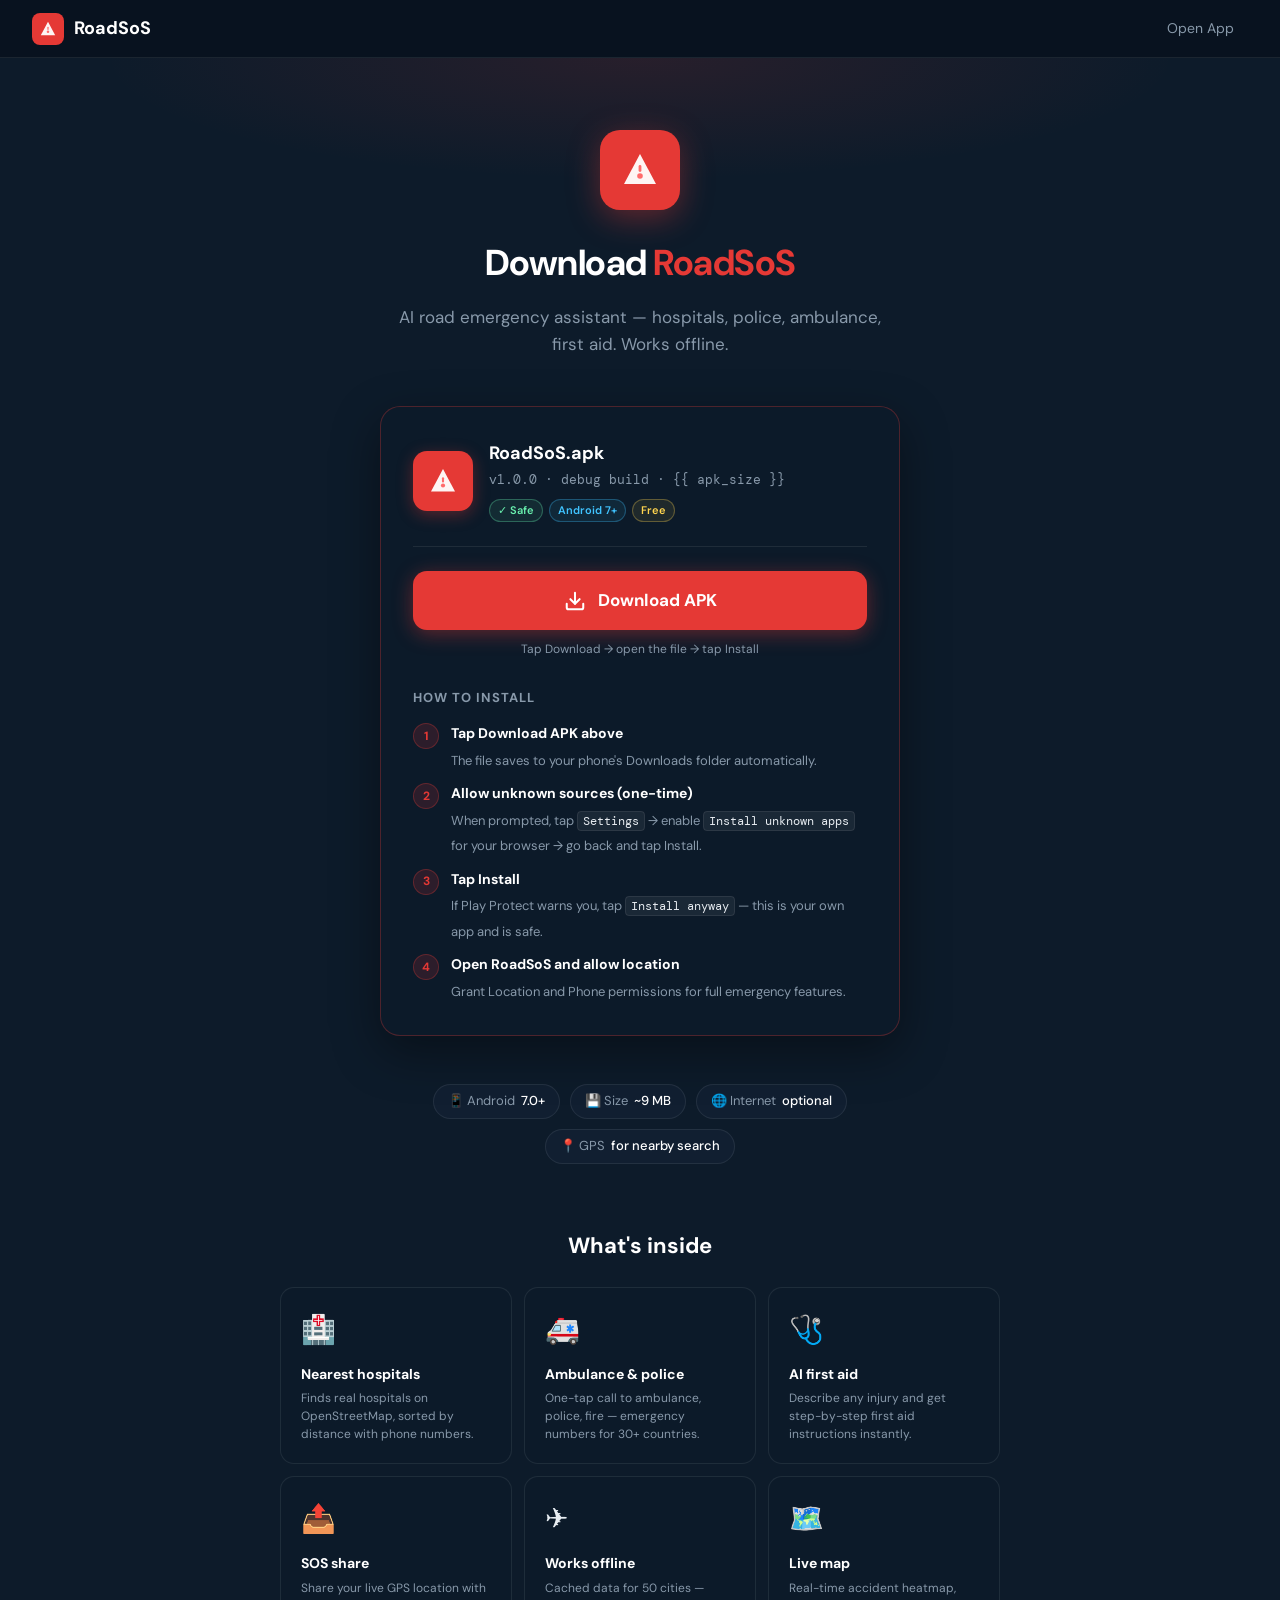
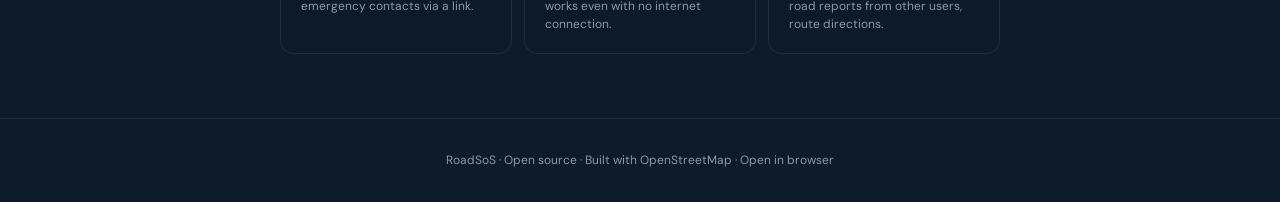
<file: templates/download.html>
<!DOCTYPE html>
<html lang="en">
<head>
  <meta charset="UTF-8">
  <meta name="viewport" content="width=device-width, initial-scale=1.0, viewport-fit=cover">
  <meta name="theme-color" content="#0D1B2A">
  <title>Download RoadSoS — AI Road Emergency App</title>
  <meta name="description" content="Download RoadSoS for Android. AI-powered road emergency assistant — find hospitals, police, ambulance. Works offline.">
  <link rel="icon" href="/static/icon-192.png">
  <link href="https://fonts.googleapis.com/css2?family=DM+Sans:wght@400;500;600;700&family=DM+Mono:wght@500&display=swap" rel="stylesheet">
  <style>
    *, *::before, *::after { box-sizing: border-box; margin: 0; padding: 0; }

    :root {
      --red:    #E53935;
      --navy:   #0D1B2A;
      --navy2:  #16213e;
      --blue:   #1565C0;
      --green:  #2E7D32;
      --border: rgba(255,255,255,0.08);
      --text:   #E8EDF2;
      --muted:  #8899AA;
      --card:   rgba(20,36,56,0.7);
    }

    html, body {
      min-height: 100vh;
      background: var(--navy);
      color: var(--text);
      font-family: 'DM Sans', system-ui, sans-serif;
      line-height: 1.6;
    }

    /* ── Header ── */
    .site-header {
      display: flex; align-items: center; justify-content: space-between;
      padding: 0 32px; height: 58px;
      background: rgba(8,18,30,0.9);
      backdrop-filter: blur(20px);
      border-bottom: 1px solid var(--border);
      position: sticky; top: 0; z-index: 100;
    }
    .logo { display: flex; align-items: center; gap: 10px; text-decoration: none; }
    .logo-icon {
      width: 32px; height: 32px; border-radius: 8px;
      background: var(--red); display: flex; align-items: center; justify-content: center;
    }
    .logo-text { font-size: 18px; font-weight: 700; color: #fff; }
    .nav-link {
      color: var(--muted); font-size: 14px; text-decoration: none;
      padding: 6px 14px; border-radius: 8px; transition: all 0.15s;
    }
    .nav-link:hover { background: rgba(255,255,255,0.07); color: var(--text); }

    /* ── Hero ── */
    .hero {
      text-align: center;
      padding: 72px 24px 48px;
      background: radial-gradient(ellipse 60% 50% at 50% 0%, rgba(229,57,53,0.12) 0%, transparent 70%);
    }
    .hero-icon {
      width: 80px; height: 80px; border-radius: 20px;
      background: var(--red); margin: 0 auto 24px;
      display: flex; align-items: center; justify-content: center;
      box-shadow: 0 8px 32px rgba(229,57,53,0.4);
    }
    .hero h1 { font-size: 36px; font-weight: 700; color: #fff; letter-spacing: -0.5px; }
    .hero h1 span { color: var(--red); }
    .hero p { font-size: 17px; color: var(--muted); margin-top: 12px; max-width: 500px; margin-left: auto; margin-right: auto; }

    /* ── Download card ── */
    .download-section { max-width: 560px; margin: 0 auto; padding: 0 20px 48px; }

    .dl-card {
      background: rgba(13,27,42,0.8);
      border: 1px solid rgba(229,57,53,0.3);
      border-radius: 20px;
      padding: 32px;
      backdrop-filter: blur(16px);
      box-shadow: 0 16px 48px rgba(0,0,0,0.4);
    }

    .apk-meta {
      display: flex; align-items: center; gap: 16px;
      padding-bottom: 24px;
      border-bottom: 1px solid var(--border);
      margin-bottom: 24px;
    }
    .apk-icon {
      width: 60px; height: 60px; border-radius: 14px;
      background: var(--red); display: flex; align-items: center;
      justify-content: center; flex-shrink: 0;
      box-shadow: 0 4px 16px rgba(229,57,53,0.35);
    }
    .apk-info { flex: 1; }
    .apk-name { font-size: 18px; font-weight: 700; color: #fff; }
    .apk-version { font-size: 13px; color: var(--muted); margin-top: 2px; font-family: 'DM Mono', monospace; }
    .apk-badges { display: flex; gap: 6px; margin-top: 8px; flex-wrap: wrap; }
    .badge {
      font-size: 11px; font-weight: 600; padding: 2px 8px; border-radius: 20px;
      border: 1px solid;
    }
    .badge-green  { color: #69F0AE; border-color: rgba(105,240,174,0.3); background: rgba(105,240,174,0.08); }
    .badge-blue   { color: #40C4FF; border-color: rgba(64,196,255,0.3);  background: rgba(64,196,255,0.08); }
    .badge-amber  { color: #FFD54F; border-color: rgba(255,213,79,0.3);  background: rgba(255,213,79,0.08); }

    .dl-btn {
      display: flex; align-items: center; justify-content: center; gap: 12px;
      width: 100%; padding: 16px; border-radius: 14px;
      background: var(--red); color: #fff; border: none;
      font-size: 17px; font-weight: 700; cursor: pointer;
      font-family: 'DM Sans', sans-serif;
      text-decoration: none;
      transition: all 0.2s;
      box-shadow: 0 4px 20px rgba(229,57,53,0.4);
    }
    .dl-btn:hover { background: #c62828; transform: translateY(-2px); box-shadow: 0 8px 28px rgba(229,57,53,0.5); }
    .dl-btn:active { transform: translateY(0); }
    .dl-btn svg { flex-shrink: 0; }

    .dl-hint {
      text-align: center; font-size: 12px; color: var(--muted);
      margin-top: 10px;
    }

    /* ── Steps ── */
    .steps-title {
      font-size: 13px; font-weight: 700; color: var(--muted);
      text-transform: uppercase; letter-spacing: 1px;
      margin: 28px 0 14px;
    }
    .steps { display: flex; flex-direction: column; gap: 10px; }
    .step {
      display: flex; align-items: flex-start; gap: 12px;
    }
    .step-num {
      width: 26px; height: 26px; border-radius: 50%; flex-shrink: 0;
      background: rgba(229,57,53,0.15); border: 1px solid rgba(229,57,53,0.3);
      color: var(--red); font-size: 12px; font-weight: 700;
      display: flex; align-items: center; justify-content: center;
      margin-top: 1px;
    }
    .step-body { flex: 1; }
    .step-body strong { color: #fff; font-size: 14px; display: block; margin-bottom: 2px; }
    .step-body span { font-size: 13px; color: var(--muted); line-height: 1.5; }
    .step-body code {
      font-family: 'DM Mono', monospace; font-size: 12px;
      background: rgba(255,255,255,0.06); border: 1px solid rgba(255,255,255,0.08);
      border-radius: 4px; padding: 1px 5px; color: #E8EDF2;
    }

    /* ── Features grid ── */
    .features { max-width: 760px; margin: 0 auto 64px; padding: 0 20px; }
    .features-title {
      text-align: center; font-size: 22px; font-weight: 700; color: #fff;
      margin-bottom: 24px;
    }
    .features-grid { display: grid; grid-template-columns: repeat(auto-fit, minmax(200px, 1fr)); gap: 12px; }
    .feat-card {
      background: rgba(13,27,42,0.6);
      border: 1px solid var(--border);
      border-radius: 14px; padding: 20px;
      transition: border-color 0.2s;
    }
    .feat-card:hover { border-color: rgba(229,57,53,0.3); }
    .feat-icon { font-size: 28px; margin-bottom: 10px; }
    .feat-name { font-size: 14px; font-weight: 700; color: #fff; margin-bottom: 4px; }
    .feat-desc { font-size: 12px; color: var(--muted); line-height: 1.5; }

    /* ── Requirements ── */
    .req-bar {
      max-width: 560px; margin: 0 auto 64px; padding: 0 20px;
      display: flex; gap: 10px; flex-wrap: wrap;
    }
    .req-pill {
      display: flex; align-items: center; gap: 6px;
      background: rgba(20,36,56,0.6); border: 1px solid var(--border);
      border-radius: 20px; padding: 6px 14px; font-size: 13px; color: var(--muted);
    }
    .req-pill span { color: #fff; font-weight: 500; }

    /* ── Footer ── */
    footer {
      text-align: center; padding: 32px 20px;
      border-top: 1px solid var(--border);
      font-size: 12px; color: var(--muted);
    }
    footer a { color: var(--muted); text-decoration: none; }
    footer a:hover { color: #fff; }

    /* ── Mobile ── */
    @media (max-width: 600px) {
      .site-header { padding: 0 16px; }
      .hero { padding: 48px 16px 32px; }
      .hero h1 { font-size: 28px; }
      .hero p { font-size: 15px; }
      .dl-card { padding: 22px 18px; }
      .hero-icon { width: 64px; height: 64px; border-radius: 16px; }
    }

    /* ── Pulse animation on download button ── */
    @keyframes pulse-red {
      0%, 100% { box-shadow: 0 4px 20px rgba(229,57,53,0.4); }
      50%       { box-shadow: 0 4px 32px rgba(229,57,53,0.7); }
    }
    .dl-btn { animation: pulse-red 2.5s ease-in-out infinite; }
    .dl-btn:hover { animation: none; }
  </style>
</head>
<body>

<!-- ── Header ── -->
<header class="site-header">
  <a class="logo" href="/">
    <div class="logo-icon">
      <svg width="18" height="18" viewBox="0 0 20 20" fill="none">
        <path d="M10 2L18 17H2L10 2Z" fill="rgba(255,255,255,0.95)"/>
        <circle cx="10" cy="13" r="1.4" fill="#ff6b6b"/>
        <rect x="9.3" y="7.5" width="1.4" height="3.5" rx="0.7" fill="#ff6b6b"/>
      </svg>
    </div>
    <span class="logo-text">RoadSoS</span>
  </a>
  <a class="nav-link" href="/">Open App</a>
</header>

<!-- ── Hero ── -->
<section class="hero">
  <div class="hero-icon">
    <svg width="40" height="40" viewBox="0 0 20 20" fill="none">
      <path d="M10 2L18 17H2L10 2Z" fill="rgba(255,255,255,0.95)"/>
      <circle cx="10" cy="13" r="1.4" fill="#ff6b6b"/>
      <rect x="9.3" y="7.5" width="1.4" height="3.5" rx="0.7" fill="#ff6b6b"/>
    </svg>
  </div>
  <h1>Download <span>RoadSoS</span></h1>
  <p>AI road emergency assistant — hospitals, police, ambulance, first aid. Works offline.</p>
</section>

<!-- ── Download Card ── -->
<div class="download-section">
  <div class="dl-card">

    <!-- APK info row -->
    <div class="apk-meta">
      <div class="apk-icon">
        <svg width="30" height="30" viewBox="0 0 20 20" fill="none">
          <path d="M10 2L18 17H2L10 2Z" fill="rgba(255,255,255,0.95)"/>
          <circle cx="10" cy="13" r="1.4" fill="#ff6b6b"/>
          <rect x="9.3" y="7.5" width="1.4" height="3.5" rx="0.7" fill="#ff6b6b"/>
        </svg>
      </div>
      <div class="apk-info">
        <div class="apk-name">RoadSoS.apk</div>
        <div class="apk-version">v1.0.0 · debug build · {{ apk_size }}</div>
        <div class="apk-badges">
          <span class="badge badge-green">✓ Safe</span>
          <span class="badge badge-blue">Android 7+</span>
          <span class="badge badge-amber">Free</span>
        </div>
      </div>
    </div>

    <!-- Download button -->
    <a class="dl-btn" href="/download/apk" id="dl-btn">
      <svg width="22" height="22" viewBox="0 0 24 24" fill="none" stroke="currentColor" stroke-width="2.2" stroke-linecap="round" stroke-linejoin="round">
        <path d="M21 15v4a2 2 0 0 1-2 2H5a2 2 0 0 1-2-2v-4"/>
        <polyline points="7 10 12 15 17 10"/>
        <line x1="12" y1="15" x2="12" y2="3"/>
      </svg>
      Download APK
    </a>
    <p class="dl-hint">Tap Download → open the file → tap Install</p>

    <!-- Install steps -->
    <div class="steps-title">How to install</div>
    <div class="steps">
      <div class="step">
        <div class="step-num">1</div>
        <div class="step-body">
          <strong>Tap Download APK above</strong>
          <span>The file saves to your phone's Downloads folder automatically.</span>
        </div>
      </div>
      <div class="step">
        <div class="step-num">2</div>
        <div class="step-body">
          <strong>Allow unknown sources (one-time)</strong>
          <span>When prompted, tap <code>Settings</code> → enable <code>Install unknown apps</code> for your browser → go back and tap Install.</span>
        </div>
      </div>
      <div class="step">
        <div class="step-num">3</div>
        <div class="step-body">
          <strong>Tap Install</strong>
          <span>If Play Protect warns you, tap <code>Install anyway</code> — this is your own app and is safe.</span>
        </div>
      </div>
      <div class="step">
        <div class="step-num">4</div>
        <div class="step-body">
          <strong>Open RoadSoS and allow location</strong>
          <span>Grant Location and Phone permissions for full emergency features.</span>
        </div>
      </div>
    </div>

  </div><!-- /dl-card -->
</div><!-- /download-section -->

<!-- ── Requirements ── -->
<div class="req-bar" style="justify-content:center">
  <div class="req-pill">📱 Android <span>7.0+</span></div>
  <div class="req-pill">💾 Size <span>~9 MB</span></div>
  <div class="req-pill">🌐 Internet <span>optional</span></div>
  <div class="req-pill">📍 GPS <span>for nearby search</span></div>
</div>

<!-- ── Features ── -->
<div class="features">
  <div class="features-title">What's inside</div>
  <div class="features-grid">
    <div class="feat-card">
      <div class="feat-icon">🏥</div>
      <div class="feat-name">Nearest hospitals</div>
      <div class="feat-desc">Finds real hospitals on OpenStreetMap, sorted by distance with phone numbers.</div>
    </div>
    <div class="feat-card">
      <div class="feat-icon">🚑</div>
      <div class="feat-name">Ambulance & police</div>
      <div class="feat-desc">One-tap call to ambulance, police, fire — emergency numbers for 30+ countries.</div>
    </div>
    <div class="feat-card">
      <div class="feat-icon">🩺</div>
      <div class="feat-name">AI first aid</div>
      <div class="feat-desc">Describe any injury and get step-by-step first aid instructions instantly.</div>
    </div>
    <div class="feat-card">
      <div class="feat-icon">📤</div>
      <div class="feat-name">SOS share</div>
      <div class="feat-desc">Share your live GPS location with emergency contacts via a link.</div>
    </div>
    <div class="feat-card">
      <div class="feat-icon">✈️</div>
      <div class="feat-name">Works offline</div>
      <div class="feat-desc">Cached data for 50 cities — works even with no internet connection.</div>
    </div>
    <div class="feat-card">
      <div class="feat-icon">🗺️</div>
      <div class="feat-name">Live map</div>
      <div class="feat-desc">Real-time accident heatmap, road reports from other users, route directions.</div>
    </div>
  </div>
</div>

<!-- ── Footer ── -->
<footer>
  <p>RoadSoS · Open source · Built with OpenStreetMap · <a href="/">Open in browser</a></p>
</footer>

<script>
  // Track download click
  document.getElementById('dl-btn').addEventListener('click', function () {
    this.innerHTML = `
      <svg width="22" height="22" viewBox="0 0 24 24" fill="none" stroke="currentColor" stroke-width="2.2" stroke-linecap="round" stroke-linejoin="round">
        <polyline points="20 6 9 17 4 12"/>
      </svg>
      Downloading…`;
    this.style.background = '#2E7D32';
    this.style.animation = 'none';
    setTimeout(() => {
      this.innerHTML = `
        <svg width="22" height="22" viewBox="0 0 24 24" fill="none" stroke="currentColor" stroke-width="2.2" stroke-linecap="round" stroke-linejoin="round">
          <path d="M21 15v4a2 2 0 0 1-2 2H5a2 2 0 0 1-2-2v-4"/>
          <polyline points="7 10 12 15 17 10"/>
          <line x1="12" y1="15" x2="12" y2="3"/>
        </svg>
        Download APK`;
      this.style.background = '';
      this.style.animation = '';
    }, 3000);
  });
</script>

</body>
</html>
</file>
